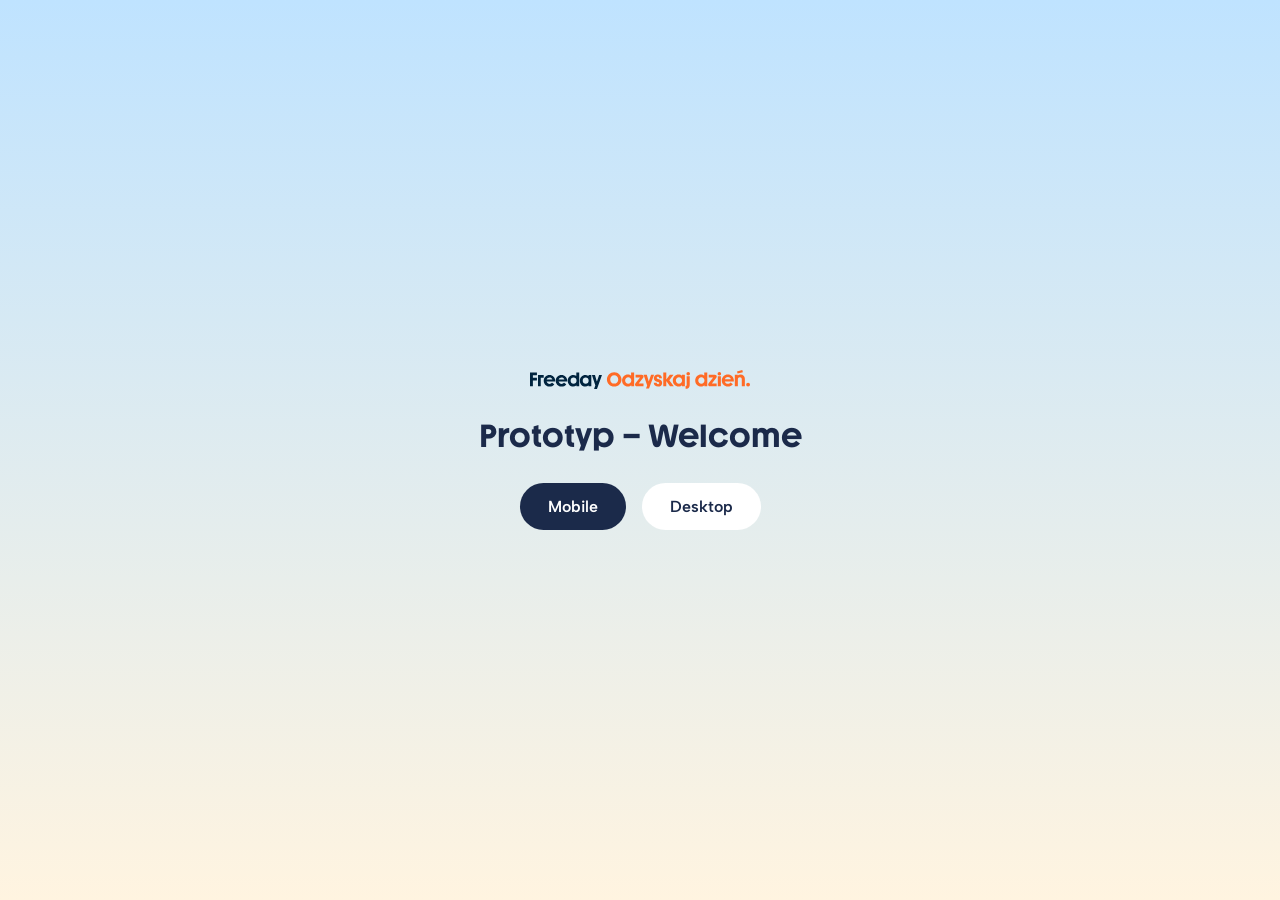
<file: index.html>
<!doctype html><html lang="pl"><head><meta charset="utf-8"><meta name="viewport" content="width=device-width,initial-scale=1"><meta name="robots" content="noindex"><title>Freeday – prototyp</title>
<style>@font-face{font-family:Youth;src:url(assets/Youth-Bold.otf)}@font-face{font-family:Albert;src:url(assets/AlbertSans.ttf)}
body{margin:0;min-height:100vh;display:flex;flex-direction:column;align-items:center;justify-content:center;gap:28px;background:linear-gradient(180deg,#bfe3ff,#fff4e0);font-family:Albert,system-ui,sans-serif;color:#1b2a4a}
h1{font-family:Youth,system-ui;font-size:2rem;margin:0}img{width:220px}.b{display:flex;gap:16px}a{padding:14px 28px;border-radius:999px;background:#1b2a4a;color:#fff;text-decoration:none;font-weight:600}a.l{background:#fff;color:#1b2a4a}</style></head>
<body><img src="assets/logotype_claim.svg" alt="Freeday"><h1>Prototyp – Welcome</h1><div class="b"><a href="v2.html?m=mobile">Mobile</a><a class="l" href="v2.html?m=desktop">Desktop</a></div></body></html>
</file>
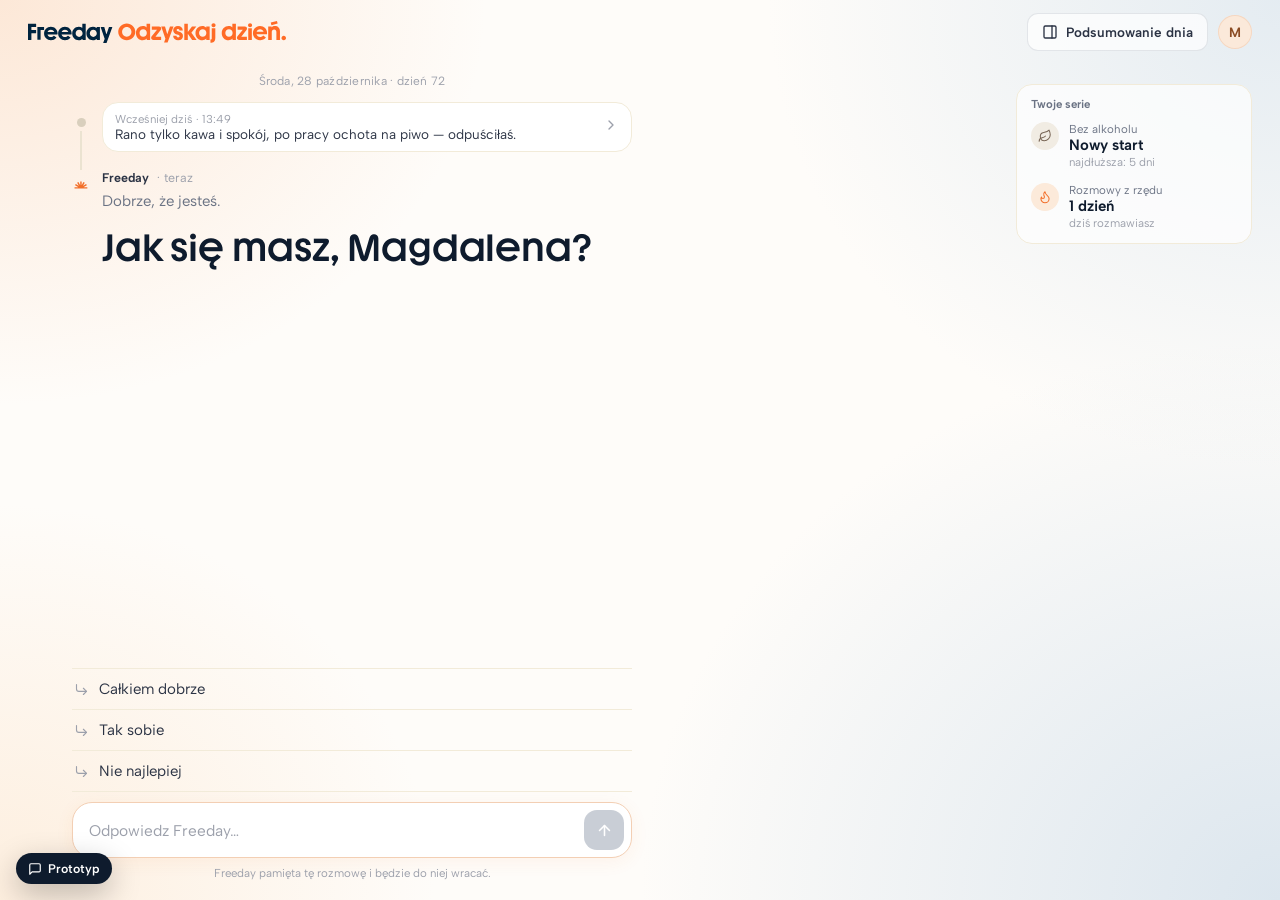
<file: v2.html>
<!doctype html><html lang="pl"><head><meta name="robots" content="noindex"><meta charset="utf-8"><meta name="viewport" content="width=device-width,initial-scale=1,viewport-fit=cover"><meta name="theme-color" content="#FEFCF9"><title>Freeday · powitanie v2</title><link rel="icon" href="data:,"><link rel="stylesheet" href="v2.css?v=18"></head>
<body><div id="app"></div><script src="icons.js?v=10b"></script><script src="v2.js?v=18"></script></body></html>
</file>
<file: v2.css>
@font-face{font-family:Youth;src:url(assets/Youth-Medium.otf);font-weight:500}
@font-face{font-family:Youth;src:url(assets/Youth-Bold.otf);font-weight:700}
@font-face{font-family:Albert;src:url(assets/AlbertSans.ttf);font-weight:300 800}
:root{--bg:#FEFCF9;--bg-deep:#F7F3EC;--surface:#fff;--surface-2:#FBF8F1;--line:#EBE3D1;--line-soft:#F2EBD9;--ink:#0E1B2D;--ink-2:#2B3344;--ink-mute:#6B7384;--ink-soft:#9CA0AB;--orange:#F26F2A;--orange-soft:#FBD7B8;--orange-tint:#FCEADA;--free-bg:#E8F6E5;--free-text:#486E3C;--neutral-text:#7A6858;--neutral-bg:#F1ECE3;--sleep:#324D84;--sleep-bg:#EAEDF3;--emo-bg:#FCF4DF;--crave-bg:#FBEBE4;--warm:radial-gradient(120% 140% at 0% 0%,#FCE6D3 0%,#FAEFE4 38%,rgba(254,252,249,0) 78%)}
*{box-sizing:border-box;margin:0;padding:0}
html,body{height:100%}
body{background:var(--bg);font-family:Albert,system-ui,sans-serif;color:var(--ink);-webkit-font-smoothing:antialiased;overflow:hidden}
button{font:inherit;color:inherit;background:none;border:0;cursor:pointer;text-align:inherit}
input{font:inherit;color:inherit;border:0;outline:0;background:transparent}
.sign{display:block;height:auto}
/* --- data: flat, non-interactive --- */
.stat{display:inline-flex;align-items:center;gap:6px;border-radius:999px;padding:5px 11px;font-size:13.5px;white-space:nowrap;cursor:default;user-select:none}
.stat b{font-weight:650}
.s-fresh{background:var(--neutral-bg);color:var(--neutral-text)}
.s-free{background:var(--free-bg);color:var(--free-text)}
.s-act{background:var(--orange-tint);color:var(--ink-2)}.s-act svg{color:var(--orange)}
.tiles{display:grid;grid-template-columns:1fr 1fr;gap:8px}
.tile{border-radius:16px;padding:11px 12px;background:var(--neutral-bg)}
.tile.o{background:var(--orange-tint)}
.tile .h{display:flex;align-items:center;gap:6px;font-size:12px;color:var(--ink-mute)}
.tile b{display:block;font-family:Youth;font-weight:500;font-size:20px;margin-top:4px;color:var(--ink)}
.tile.f b{color:var(--neutral-text)}
.tile small{font-size:11.5px;color:var(--ink-mute)}
.nums{display:flex;gap:14px;flex-wrap:wrap;font-size:12.5px;color:var(--ink-mute)}.nums b{color:var(--ink-2);font-weight:650}
.chips{display:flex;flex-wrap:wrap;gap:6px;margin-top:10px}
.chip{display:inline-flex;align-items:center;gap:5px;border-radius:999px;padding:4px 9px;font-size:12px;white-space:nowrap}
.c-drink{background:var(--free-bg);color:var(--free-text)}.c-crave{background:var(--crave-bg);color:#9a3a10}.c-emo{background:var(--emo-bg);color:#7d5c06}.c-sleep{background:var(--sleep-bg);color:var(--sleep)}
/* --- conversation --- */
.thread{display:flex;flex-direction:column}
.ti{display:grid;grid-template-columns:18px minmax(0,1fr);column-gap:12px}
.rail{display:flex;flex-direction:column;align-items:center;padding-top:16px}
.rail .dot{width:9px;height:9px;border-radius:50%;background:#D9CFBD;flex:none}
.rail .ln{flex:1;width:1.5px;background:var(--line);margin-top:4px;min-height:14px}
.ti.now .rail{padding-top:6px}
.ti.now .rail .dot{width:18px;height:18px;background:none;display:flex;align-items:center;justify-content:center}
.earlier{display:flex;align-items:center;gap:10px;width:100%;background:#fff;border:1px solid var(--line-soft);border-radius:16px;padding:9px 12px;margin-bottom:18px;transition:border-color .15s}
.earlier:hover{border-color:var(--line)}
.earlier .t{flex:1;min-width:0}
.earlier .k{font-size:11.5px;color:var(--ink-soft);display:block;letter-spacing:.01em}
.earlier .s{font-size:13.5px;color:var(--ink-2);display:block;white-space:nowrap;overflow:hidden;text-overflow:ellipsis}
.earlier .go{color:var(--ink-soft);flex:none}
.who{display:flex;align-items:center;gap:8px;font-size:12.5px;color:var(--ink-soft);margin-bottom:6px}
.who b{color:var(--ink-2);font-weight:650}
.intro{font-size:15px;line-height:1.45;color:var(--ink-mute);margin-bottom:4px}
.q{font-family:Youth;font-weight:500;line-height:1.12;letter-spacing:-.005em;color:var(--ink);margin-top:14px}
.presets{margin-top:16px;border-top:1px solid var(--line-soft)}
.preset{display:flex;align-items:center;gap:10px;width:100%;padding:11px 2px;border-bottom:1px solid var(--line-soft);font-size:15px;color:var(--ink-2)}
.preset svg{color:var(--ink-soft);flex:none}
.preset:hover{color:var(--ink)}.preset:hover svg{color:var(--orange)}
.composer{display:flex;align-items:center;gap:10px;background:#fff;border:1.5px solid #F3CFB4;border-radius:20px;padding:7px 7px 7px 16px;min-height:54px;box-shadow:0 4px 18px rgba(242,111,42,.07)}
.composer:focus-within{border-color:#F2A07A}
.composer input{flex:1;font-size:15.5px;min-width:0}
.composer input::placeholder{color:var(--ink-soft)}
.send{width:40px;height:40px;border-radius:13px;background:#C9CED6;color:#fff;display:flex;align-items:center;justify-content:center;flex:none;transition:background .15s}
.send.on{background:var(--orange)}
.msgs{display:flex;flex-direction:column;gap:14px;margin-top:18px}
.bu{align-self:flex-end;max-width:82%;background:#FDF3E8;border-radius:14px;padding:10px 14px;font-size:15px;line-height:1.42}
.ba{font-size:15px;line-height:1.5;max-width:94%}
.ba.typing{color:var(--ink-soft)}
.fadein{animation:fi .22s ease}@keyframes fi{from{opacity:0;transform:translateY(4px)}}
/* --- previous conversation view --- */
.sumhead{position:sticky;top:0;z-index:4;background:transparent;padding:10px 0 12px}
.sumbox{background:#FFFFFF;border-radius:18px;padding:12px 14px;box-shadow:inset 0 0 0 1px rgba(0,36,63,.06)}
.sumbox .top{display:flex;align-items:center;justify-content:space-between;gap:8px}
.sumbox .lab{font-size:11px;font-weight:650;color:var(--ink-mute);text-transform:uppercase;letter-spacing:.08em}
.sumbox .tg{font-size:12.5px;color:var(--ink-mute);display:flex;align-items:center;gap:3px}
.sumbox p{font-size:14.5px;line-height:1.45;margin-top:6px}
.sumbox.min p{white-space:nowrap;overflow:hidden;text-overflow:ellipsis}
.tr{display:flex;flex-direction:column;gap:14px;padding:6px 0 20px}
/* --- grouped rows (B) --- */
.group{background:#fff;border:1px solid var(--line);border-radius:18px;overflow:hidden}
.row{display:flex;align-items:center;gap:12px;padding:11px 14px;width:100%}
.row+.row{border-top:1px solid var(--line-soft)}
button.row:hover{background:var(--surface-2)}
.row.sel{background:var(--surface-2);box-shadow:inset 3px 0 0 var(--orange)}
.ricon{width:34px;height:34px;border-radius:11px;display:flex;align-items:center;justify-content:center;flex:none;background:var(--bg-deep);color:var(--ink-2)}
.rtxt{flex:1;min-width:0}.rtxt b{display:block;font-size:14px;font-weight:600}.rtxt span{display:block;font-size:12.5px;color:var(--ink-mute);margin-top:1px}
.rtxt .cl{display:-webkit-box;-webkit-line-clamp:2;-webkit-box-orient:vertical;overflow:hidden}
.rval{font-size:13.5px;font-weight:600;color:var(--ink-2);display:flex;align-items:center;gap:4px}
.gh{display:flex;align-items:baseline;justify-content:space-between;font-size:12.5px;font-weight:650;color:var(--ink-mute);margin:0 2px 8px}
.gh button{font-weight:500;font-size:12.5px;color:var(--ink-mute)}.gh button:hover{color:var(--ink)}
.week{display:grid;grid-template-columns:repeat(7,1fr);gap:4px;text-align:center}
.week button{border-radius:11px;padding:6px 0 7px;font-size:13px;border:1.5px solid transparent;text-align:center;position:relative}
.week button:hover{background:var(--bg-deep)}
.week small{display:block;font-size:10px;color:var(--ink-soft);letter-spacing:.04em}
.week .has{font-weight:700}
.week .has:after{content:"";position:absolute;left:50%;bottom:2px;width:4px;height:4px;margin-left:-2px;border-radius:50%;background:var(--orange)}
.week .sel{border-color:#F2A07A;background:#fff}
.grid7{display:grid;grid-template-columns:repeat(7,1fr);text-align:center;font-size:13px;row-gap:2px}
.grid7 .dh{font-size:10px;color:var(--ink-soft);letter-spacing:.04em;padding:2px 0 4px}
.grid7 button{height:34px;display:flex;align-items:center;justify-content:center;border-radius:10px;margin:0 2px;border:1.5px solid transparent;position:relative}
.grid7 button:hover{background:var(--bg-deep)}
.grid7 .has{font-weight:700}.grid7 .has:after{content:"";position:absolute;left:50%;bottom:3px;width:4px;height:4px;margin-left:-2px;border-radius:50%;background:var(--orange)}
.grid7 .sel{border-color:#F2A07A;background:#fff}.grid7 .fut{color:var(--ink-soft)}
.card{background:#fff;border:1px solid var(--line);border-radius:18px;padding:14px}
.calh{display:flex;align-items:center;justify-content:space-between;font-weight:650;font-size:14px;margin-bottom:8px}
.calh button{font-weight:500;font-size:12.5px;color:var(--ink-mute);display:flex;align-items:center;gap:3px}.calh button:hover{color:var(--ink)}
.dmeta{display:flex;align-items:center;gap:8px;margin-bottom:8px;flex-wrap:wrap}
.dmeta .dt{font-size:11.5px;letter-spacing:.06em;color:var(--ink-soft);text-transform:uppercase}
.badge{background:var(--free-bg);color:var(--free-text);border-radius:999px;padding:3px 9px;font-size:12px;font-weight:600}
.dtitle{font-size:19px;font-weight:700;line-height:1.25;margin-bottom:6px}
.dbody{font-size:14px;line-height:1.55;color:var(--ink-2)}
.mets{display:grid;grid-template-columns:repeat(3,1fr);gap:8px;margin-top:12px}
.met{border-radius:14px;padding:10px 12px}.met small{font-size:10.5px;letter-spacing:.08em;text-transform:uppercase}.met b{display:block;font-size:15px;margin-top:3px}
.empty{border:1.5px dashed var(--line);border-radius:18px;padding:22px 18px;text-align:center;color:var(--ink-mute);font-size:14px}
.stack{display:flex;flex-direction:column;gap:14px}
.iconbtn{width:34px;height:34px;border-radius:11px;display:inline-flex;align-items:center;justify-content:center;color:var(--ink-2);border:1px solid var(--line);background:#fff}
.iconbtn:hover{border-color:#E2D3B5}
.iconbtn.on{background:var(--ink);color:#fff;border-color:var(--ink)}
.avatar{width:34px;height:34px;border-radius:50%;background:#FBE9DA;color:#8A4B23;box-shadow:inset 0 0 0 1px rgba(226,150,100,.22);display:flex;align-items:center;justify-content:center;font-weight:650;font-size:13.5px;flex:none;transition:background .15s,box-shadow .15s}
button.avatar:hover,button.avatar[aria-expanded=true]{background:#F9E0CB;box-shadow:inset 0 0 0 1px rgba(226,150,100,.38)}
button.avatar:focus-visible{outline:2px solid var(--orange-soft);outline-offset:2px}
.avatar.sm{width:28px;height:28px;font-size:12px}
/* --- menu konta (v6) --- */
.acct{position:fixed;z-index:60;min-width:220px;background:#fff;border:1px solid var(--line-soft);border-radius:14px;box-shadow:0 10px 30px rgba(14,27,45,.08),0 2px 6px rgba(14,27,45,.04);padding:6px;animation:acctIn .14s ease-out}
.acct.m{min-width:236px}
@keyframes acctIn{from{opacity:0;transform:translateY(-4px)}to{opacity:1;transform:none}}
.acct-h{display:flex;align-items:center;gap:10px;padding:8px 10px 10px;border-bottom:1px solid var(--line-soft);margin-bottom:4px}
.acct-h b{font-weight:650;font-size:14px;color:var(--ink)}
.acct [role=menuitem]{display:flex;align-items:center;gap:10px;width:100%;padding:10px;border-radius:9px;font-size:14.5px;color:var(--ink-2);text-align:left}
.acct.m [role=menuitem]{padding:12px 10px;font-size:15px}
.acct [role=menuitem] svg{color:var(--ink-soft);flex:none}
.acct [role=menuitem]:hover,.acct [role=menuitem]:focus-visible{background:var(--surface-2);outline:none;color:var(--ink)}
.acct-sep{height:1px;background:var(--line-soft);margin:4px 2px}
.toast{position:fixed;left:50%;bottom:28px;transform:translate(-50%,8px);background:var(--ink);color:#fff;font-size:13.5px;padding:9px 14px;border-radius:10px;opacity:0;pointer-events:none;transition:opacity .18s,transform .18s;z-index:70}
.toast.on{opacity:1;transform:translate(-50%,0)}
/* --- mobile --- */
body.framed{background:#E9E3D8;display:flex;align-items:center;justify-content:center}
.phone{position:relative;width:390px;height:844px;background:var(--bg);overflow:hidden;display:flex;flex-direction:column}
body.framed .phone{border-radius:46px;box-shadow:0 0 0 10px #0E1B2D,0 30px 80px rgba(14,27,45,.35)}
body.native .phone{width:100vw;height:100vh;height:100dvh}
.status{height:44px;flex:none;display:flex;align-items:center;justify-content:space-between;padding:0 30px;font-weight:600;font-size:15px;position:relative;z-index:2}
.status i{display:block;width:22px;height:11px;border-radius:3px;background:var(--ink)}
body.native .status{display:none}
.wash{position:absolute;left:0;right:0;top:0;height:300px;background:var(--warm);pointer-events:none}
.mtop{position:relative;z-index:2;flex:none;padding:4px 20px 10px}
.mtop .bar{display:flex;align-items:center;justify-content:space-between;height:40px}
.mtop .bar img{height:19px}
.mtop .data{display:flex;align-items:center;gap:6px;margin-top:8px}
.mtop .more{margin-left:auto}
.reveal{margin-top:10px;animation:fi .2s}
.reveal .nums{margin-top:10px}
.reveal .lk{display:flex;align-items:center;gap:4px;font-size:13px;color:var(--ink-mute);margin-top:10px}
.mscroll{position:relative;z-index:1;flex:1;min-height:0;overflow-y:auto;overflow-x:hidden;scrollbar-width:none;display:flex;flex-direction:column}
.mscroll>.inner{margin-top:auto;padding:8px 20px 10px}
.mbottom{flex:none;padding:6px 20px 12px;background:var(--bg);position:relative;z-index:2}
.nav{flex:none;height:70px;padding-bottom:14px;border-top:1px solid var(--line);background:#fff;display:flex;position:relative;z-index:2}
body.native .nav{height:calc(58px + env(safe-area-inset-bottom));padding-bottom:env(safe-area-inset-bottom)}
.nav button{flex:1;display:flex;flex-direction:column;align-items:center;justify-content:center;gap:4px;font-size:11px;font-weight:600;color:var(--ink-soft);position:relative;text-align:center}
.nav button.on{color:var(--orange)}.nav button.on:before{content:"";position:absolute;top:0;width:36px;height:2.5px;border-radius:2px;background:var(--orange)}
.push{position:absolute;inset:0;z-index:20;background:var(--bg);display:flex;flex-direction:column;animation:sl .25s cubic-bezier(.2,.8,.2,1)}
@keyframes sl{from{transform:translateX(100%)}}
.push-head{display:flex;align-items:center;gap:6px;padding:4px 12px 6px;flex:none}
.push-head .t b{display:block;font-size:16px;font-weight:650}.push-head .t span{font-size:12.5px;color:var(--ink-mute)}
.back{width:40px;height:40px;display:flex;align-items:center;justify-content:center;border-radius:50%}
.back:hover{background:var(--bg-deep)}
.push-body{flex:1;overflow-y:auto;padding:0 20px}
.cta{height:50px;border-radius:14px;background:var(--ink);color:#fff;display:flex;align-items:center;justify-content:center;gap:8px;font-weight:600;font-size:15px;width:100%;text-align:center}
/* --- desktop --- */
.d-root{display:flex;flex-direction:column;height:100vh;width:100vw;position:relative}
.d-root .wash{height:340px;background:radial-gradient(60% 120% at 0% 0%,#FCE6D3 0%,#FAEFE4 35%,rgba(254,252,249,0) 75%)}
.topbar{position:relative;z-index:3;height:64px;flex:none;display:flex;align-items:center;justify-content:space-between;padding:0 28px}
.topbar img{height:22px;display:block}
.topbar .r{display:flex;align-items:center;gap:10px}
.toggle{display:flex;align-items:center;gap:8px;height:38px;padding:0 14px;border-radius:11px;font-size:13.5px;font-weight:600;color:var(--ink-2);background:rgba(255,255,255,.7);border:1px solid rgba(10,35,60,.1)}
.toggle:hover{background:#fff}
.toggle.on{background:var(--ink);color:#fff;border-color:var(--ink)}
.d-body{position:relative;z-index:2;flex:1;min-height:0;display:flex}
.d-chat{flex:1;min-width:0;display:flex;flex-direction:column}
/* v8: czat ma stałą szerokość (72 + 560), panel zajmuje całą resztę do marginesu strony */
.d-root .d-chat{flex:none;width:632px}
.d-side{flex:1;min-width:0;margin:0 28px 20px 40px;overflow-y:auto;padding:20px 24px 28px;border-radius:22px;background:transparent;transition:background-color .25s;container-type:inline-size}
.d-side.open{background:rgba(247,243,236,.6);padding:20px 24px 28px}
.d-side.fade>*{animation:sideFade .22s ease-out}
@keyframes sideFade{from{opacity:0}to{opacity:1}}
.pclosed{max-width:360px}
.pgrid{display:flex;flex-direction:column;gap:14px}
.pgrid .card{max-width:68ch}
.d-side .dtitle{font-size:17px;line-height:1.3}
@container (min-width:720px){
  .pgrid{display:grid;grid-template-columns:minmax(300px,360px) minmax(0,1fr);gap:28px;align-items:start}
  .pgrid .pb{padding-top:52px}
}
/* v7: rozwinięte = ta sama kolumna (bez poszerzania, bez separatora), tylko inna treść, przewijana w środku */
.d-side.open{padding-bottom:32px}
.dseg{display:flex;gap:2px;padding:3px;border-radius:11px;background:var(--bg-deep);align-self:flex-start}
.dseg button{height:30px;padding:0 14px;border-radius:9px;font-size:13px;font-weight:600;color:var(--ink-mute)}
.dseg button.on{background:#fff;color:var(--ink);box-shadow:0 1px 2px rgba(14,27,45,.06)}
.d-scroll{flex:1;min-height:0;overflow-y:auto}
.d-col{max-width:640px;margin:0 auto;padding:0 40px}
/* v7: kolumna czatu przy lewej krawędzi, stała pozycja niezależnie od panelu */
.d-chat .d-col{width:560px;max-width:none;margin:0 0 0 72px;padding:0;flex:none}
.d-center{min-height:100%;display:flex;flex-direction:column;justify-content:center;padding-bottom:40px}
.d-foot{flex:none;padding:8px 0 20px}
.d-foot .d-col{position:relative}
.note{text-align:center;font-size:11.5px;color:var(--ink-soft);margin-top:8px}
.backlink{display:inline-flex;align-items:center;gap:4px;font-size:13.5px;color:var(--ink-mute)}
.backlink:hover{color:var(--ink)}
/* --- switcher --- */
.sw{position:fixed;z-index:100;left:16px;bottom:16px;background:#0E1B2D;color:#fff;border-radius:16px;padding:10px;box-shadow:0 10px 30px rgba(0,0,0,.25);font-size:12.5px;display:flex;flex-direction:column;gap:8px;max-width:calc(100vw - 32px)}
.sw.closed{padding:0}
.sw .r{display:flex;align-items:center;gap:6px;flex-wrap:wrap}
.sw .r>span{color:#9CA0AB;width:66px}
.sw .sg{display:inline-flex;background:rgba(255,255,255,.1);border-radius:9px;padding:2px}
.sw .sg button{padding:5px 10px;border-radius:7px;color:#cfd3da;font-weight:600}
.sw .sg button.on{background:#fff;color:#0E1B2D}
.sw select{background:rgba(255,255,255,.1);color:#fff;border:0;border-radius:8px;padding:6px 8px;font:inherit}
.sw select option{color:#000}
.sw .tgl{padding:8px 12px;font-weight:600;display:flex;align-items:center;gap:6px}
.sw a{color:#F9B48C}
body.native .sw{left:auto;right:8px;top:auto;bottom:150px}
body.native .sw.closed{opacity:.85}
body.native .sw.closed .tgl{padding:6px 9px;font-size:11.5px}
.clean .sw{display:none}
.dis{opacity:.4;pointer-events:none}

.mscroll>.inner.top{margin-top:0;padding-top:4px}
.hist{display:inline-flex;align-items:center;gap:5px;height:32px;padding:0 10px 0 8px;border-radius:999px;border:1px solid var(--line);background:rgba(255,255,255,.8);font-size:12.5px;font-weight:600;color:var(--ink-2)}
.hist:hover{border-color:#E2D3B5;background:#fff}.hist svg{color:var(--ink-mute)}
.numbers{display:flex;justify-content:space-between;padding:12px 16px;gap:8px}.numbers b{display:block;font-size:20px;font-weight:700}.numbers span{font-size:12px;color:var(--ink-mute)}
.daydate{text-align:center;font-size:12px;color:var(--ink-soft);margin-bottom:14px;letter-spacing:.02em}
.phone .wash.low{top:auto;bottom:0;height:640px;background:radial-gradient(90% 70% at 10% 78%,#FCE6D3 0%,#FAEFE4 40%,rgba(254,252,249,0) 80%)}
.d-scroll.dflex{display:flex;flex-direction:column}
.dthread{margin-top:auto;width:100%;padding-bottom:6px}
.dthread.top{margin-top:0;padding-top:10px}
.d-foot{padding-top:4px}
.d-root .wash.low{top:auto;bottom:0;height:100%;background:radial-gradient(45% 55% at 22% 72%,#FCE6D3 0%,#FAEFE4 40%,rgba(254,252,249,0) 80%)}
.mbottom{position:relative}.d-foot .d-col{position:relative}
.tobottom{position:absolute;left:50%;top:-50px;margin-left:-20px;width:40px;height:40px;border-radius:50%;background:#fff;border:1px solid var(--line);box-shadow:0 4px 14px rgba(14,27,45,.12);display:flex;align-items:center;justify-content:center;color:var(--ink-2);opacity:0;transform:translateY(6px);pointer-events:none;transition:opacity .18s,transform .18s;z-index:5}
.tobottom.show{opacity:1;transform:none;pointer-events:auto}
.tobottom:hover{border-color:#E2D3B5}
.mbottom .presets,.d-foot .presets{margin:0 0 10px;border-top:1px solid var(--line-soft)}
.mbottom .preset{padding:10px 2px}
.mscroll>.inner.top{padding-top:10px}
/* desktop: ciepło ledwo wyczuwalne, tylko w pasie górnego paska */
.d-root .wash{height:150px;background:radial-gradient(45% 100% at 0% 0%,rgba(252,230,211,.5) 0%,rgba(250,239,228,.25) 45%,rgba(254,252,249,0) 85%)}

/* --- v9: panel dnia (desktop) — kompozycja zamiast rozciągniętych pasków --- */
.pv{display:flex;flex-direction:column;gap:18px}
.bento{display:grid;grid-template-columns:minmax(0,520px) 212px;gap:24px;align-items:start}
.bmain{display:flex;flex-direction:column;gap:18px;min-width:0}
.bmain .card{max-width:65ch}
.dweek-h{display:flex;align-items:baseline;gap:14px;margin:0 2px 8px;font-size:14px;font-weight:650;color:var(--ink)}
.dweek-h button{font-size:12.5px;font-weight:500;color:var(--ink-mute);display:flex;align-items:center;gap:3px}.dweek-h button:hover{color:var(--ink)}
.d-side .week{display:flex;gap:6px}
.d-side .week button{width:44px;flex:none;padding:6px 0 8px;background:rgba(255,255,255,.55)}
.d-side .week button.sel{background:#fff}
.d-side .grid7{grid-template-columns:repeat(7,44px);column-gap:6px;justify-content:start}
.d-side .grid7 button{margin:0}
.d-side .dtitle{font-size:16.5px;line-height:1.32}
.d-side .mets{gap:6px}.d-side .met{padding:9px 11px}.d-side .met b{font-size:14px}
.d-side .row{padding:10px 12px}.d-side .ricon{width:30px;height:30px;border-radius:10px}
.d-side .rtxt .cl{-webkit-line-clamp:1}
/* małe statystyki */
.dstats{background:rgba(255,255,255,.7);border:1px solid var(--line-soft);border-radius:16px;padding:12px 14px 6px}
.ds-h{font-size:11.5px;font-weight:650;color:var(--ink-mute);margin-bottom:4px}
.ds-h2{margin-top:10px;padding-top:10px;border-top:1px solid var(--line-soft)}
.ds-s{display:flex;gap:10px;align-items:flex-start;padding:7px 0}
.ds-i{width:28px;height:28px;border-radius:50%;display:flex;align-items:center;justify-content:center;flex:none}
.ds-i.f{background:var(--neutral-bg);color:var(--neutral-text)}.ds-i.o{background:var(--orange-tint);color:var(--orange)}
.ds-s .ds-l{display:block;font-size:11.5px;color:var(--ink-mute)}
.ds-s b{display:block;font-size:15px;font-weight:650;color:var(--ink);line-height:1.25}
.ds-s small{display:block;font-size:11.5px;color:var(--ink-soft)}
.ds-n{display:flex;align-items:baseline;gap:8px;padding:5px 0}
.ds-n b{font-size:15px;font-weight:650;min-width:26px;color:var(--ink)}.ds-n span{font-size:12.5px;color:var(--ink-mute)}
.pclosed{max-width:236px}
/* węższy panel (laptop 1280): statystyki jako jeden zwarty pasek nad dniem */
.bento{grid-template-columns:minmax(0,520px) 212px}
@container (max-width:660px){
  .bento{grid-template-columns:minmax(0,520px)}
  .bside{order:-1}
  .dstats.full{display:grid;grid-template-columns:repeat(5,auto);justify-content:space-between;column-gap:12px;align-items:start;padding:11px 16px}
  .dstats.full .ds-h,.dstats.full .ds-i,.dstats.full .ds-s small{display:none}
  .dstats.full .ds-s{padding:0}
  .dstats.full .ds-n{flex-direction:column-reverse;gap:0;padding:0}
  .dstats.full .ds-n span{font-size:11.5px;line-height:1.35}
  .dstats.full .ds-s .ds-l{line-height:1.35}
  .dstats.full .ds-n b,.dstats.full .ds-s b{font-size:15px;line-height:1.25}
  .dstats.full .ds-l,.dstats.full .ds-n span,.dstats.full b{white-space:nowrap}
  .dstats.full .ds-h2+.ds-n{border-left:1px solid var(--line-soft);padding-left:14px}
}
/* v10: zamknięty panel — karta „Twoje serie” przy prawym marginesie strony (równo z awatarem) */
.d-side:not(.open){padding-right:0}
.d-side:not(.open) .pclosed{margin-left:auto}
/* v11 — czekanie na odpowiedź (słoneczko Freeday) + pisanie na żywo + oddech pod ostatnią wiadomością: 112 px do pola wpisywania */
.ba.thinking{display:flex;align-items:center;gap:9px;min-height:22.5px;color:var(--ink-soft);font-size:14px}
.think-sun{width:21px;height:auto;flex:none;fill:var(--orange);overflow:visible;margin-top:-2px}
.think-sun .hz{transform-box:view-box;transform-origin:12px 12.75px;animation:fd-hz 2.4s infinite both}
.think-sun .sun{transform-box:view-box;transform-origin:12px 11.8px;animation:fd-sun 2.4s infinite both}
.think-sun .ray{transform-box:fill-box;transform-origin:50% 100%;animation:fd-ray 2.4s infinite both}
.think-sun .ray.r1{animation-delay:.08s}.think-sun .ray.r2{animation-delay:.16s}
/* pętla 2,4 s: 0–0,45 s horyzont · 0,35–0,95 s słońce wschodzi i rośnie · 0,85–1,35 s promienie falą od środka · ~0,5 s oddech · zachód i wygaszenie */
@keyframes fd-hz{0%{transform:scaleX(0);opacity:0;animation-timing-function:cubic-bezier(.22,.8,.3,1)}19%{transform:scaleX(1);opacity:1}80%{transform:scaleX(1);opacity:1;animation-timing-function:cubic-bezier(.5,0,.75,.4)}97%,100%{transform:scaleX(0);opacity:0}}
@keyframes fd-sun{0%,14%{transform:translateY(7.5px) scale(.55);opacity:0;animation-timing-function:cubic-bezier(.2,.75,.3,1)}20%{opacity:1}40%{transform:translateY(0) scale(1);opacity:1;animation-timing-function:ease-in-out}58%{transform:scale(1)}67%{transform:scale(1.06);animation-timing-function:ease-in-out}77%{transform:scale(1);opacity:1;animation-timing-function:cubic-bezier(.45,0,.75,.5)}93%,100%{transform:translateY(7px) scale(.75);opacity:0}}
@keyframes fd-ray{0%,35%{transform:scaleY(0);opacity:0;animation-timing-function:cubic-bezier(.2,.8,.3,1)}50%{transform:scaleY(1);opacity:1}76%{transform:scaleY(1);opacity:1;animation-timing-function:ease-in}88%,100%{transform:scaleY(.35);opacity:0}}
.ba.thinking .tt{background:linear-gradient(90deg,var(--ink-soft) 0%,var(--ink-soft) 38%,#D9D3C8 50%,var(--ink-soft) 62%,var(--ink-soft) 100%);background-size:250% 100%;-webkit-background-clip:text;background-clip:text;color:transparent;animation:fd-shimmer 2.4s linear infinite;transition:opacity .18s}
.ba.thinking .tt.swap{opacity:0}
@keyframes fd-shimmer{from{background-position:100% 0}to{background-position:-150% 0}}
.ba .w{animation:fd-word .45s ease-out both}
@keyframes fd-word{from{opacity:.35;color:var(--ink-soft)}}
.mscroll>.inner.top .msgs{padding-bottom:96px}
.dthread .msgs{padding-bottom:108px}
@media (prefers-reduced-motion:reduce){.think-sun .ray,.think-sun .sun,.think-sun .hz{animation:none;transform:none;opacity:1}.ba.thinking .tt{animation:none;background:none;color:var(--ink-soft)}.ba .w{animation:none}}

/* ===== v13: tło 4 – Aura 4b (więcej błękitu), wbudowane na stałe ===== */
.wash{display:none!important}
.mbottom{background:transparent}
.phone,.d-root{background:
 radial-gradient(70% 34% at 0% 0%,rgba(251,212,182,.55) 0%,rgba(251,212,182,0) 100%),
 radial-gradient(80% 36% at 100% 8%,rgba(227,235,241,.95) 0%,rgba(227,235,241,0) 100%),
 radial-gradient(90% 40% at 100% 90%,rgba(220,230,238,.95) 0%,rgba(220,230,238,0) 100%),
 radial-gradient(70% 30% at 0% 78%,rgba(252,220,186,.5) 0%,rgba(252,222,190,0) 100%),
 #FEFCF9}
.d-root{background:
 radial-gradient(38% 45% at 0% 0%,rgba(251,212,182,.5) 0%,rgba(251,212,182,0) 100%),
 radial-gradient(40% 52% at 100% 0%,rgba(227,235,241,.95) 0%,rgba(227,235,241,0) 100%),
 radial-gradient(50% 62% at 100% 100%,rgba(220,230,238,1) 0%,rgba(220,230,238,0) 100%),
 radial-gradient(34% 44% at 0% 100%,rgba(252,222,190,.45) 0%,rgba(252,222,190,0) 100%),
 #FEFCF9}
.bu{box-shadow:inset 0 0 0 1px rgba(226,150,100,.16)}

/* ===== v13: panel „Podsumowanie dnia” na białym ===== */
.d-side.open{background:#FFFFFF;box-shadow:inset 0 0 0 1px rgba(0,36,63,.06),0 1px 2px rgba(0,36,63,.03)}
.d-side.open .dstats{background:#FAFBFC;border-color:rgba(0,36,63,.06)}
.d-side.open .week button{background:#FAFBFC}
.d-side.open .week button.sel{background:#fff}
.d-side.open .card,.d-side.open .group{background:#FAFBFC;border-color:rgba(0,36,63,.07)}
.d-side.open .row+.row{border-top-color:rgba(0,36,63,.06)}
/* mobile „Twój dzień”: brak wspólnego panelu – karty same są białe, obrys w tej samej pochodnej granatu */
.phone .card,.phone .group{background:#FFFFFF;border-color:rgba(0,36,63,.07)}
.phone .row+.row{border-top-color:rgba(0,36,63,.06)}

/* v14 — karty serii i „Ty i Freeday” nad kalendarzem (spójnie z mobile) */
.d-side .bento{grid-template-columns:minmax(0,520px)}
.dcards{display:flex;flex-direction:column;gap:10px;max-width:520px}
.dcard{background:#FAFBFC;border:1px solid rgba(0,36,63,.065);border-radius:16px;padding:12px 12px 12px}
.dcard .tile{background:#fff;border:1px solid rgba(0,36,63,.06)}
.dcard .tile.o{background:var(--orange-tint);border-color:transparent}
.dcard .nums{margin:0 2px}

/* v15 — kafelki bezpośrednio na białym panelu */
.dcards{gap:8px}
.dcards .tile{border:1px solid rgba(0,36,63,.06)}
.dcards .tile.o{border-color:transparent}

/* v16 — poprzednia rozmowa: wątek na aurze, W skrócie jako biała karta */
.d-root .sumhead{background:transparent}
.d-root .tr{background:transparent}

/* v17 — pytanie agenta w osobnym wierszu */
.ba .aq{display:block;margin-top:18px}
.ba .abody{display:block}

/* v18 — stream pisze od razu do .abody / .aq (bez skoku na końcu) */
</file>
